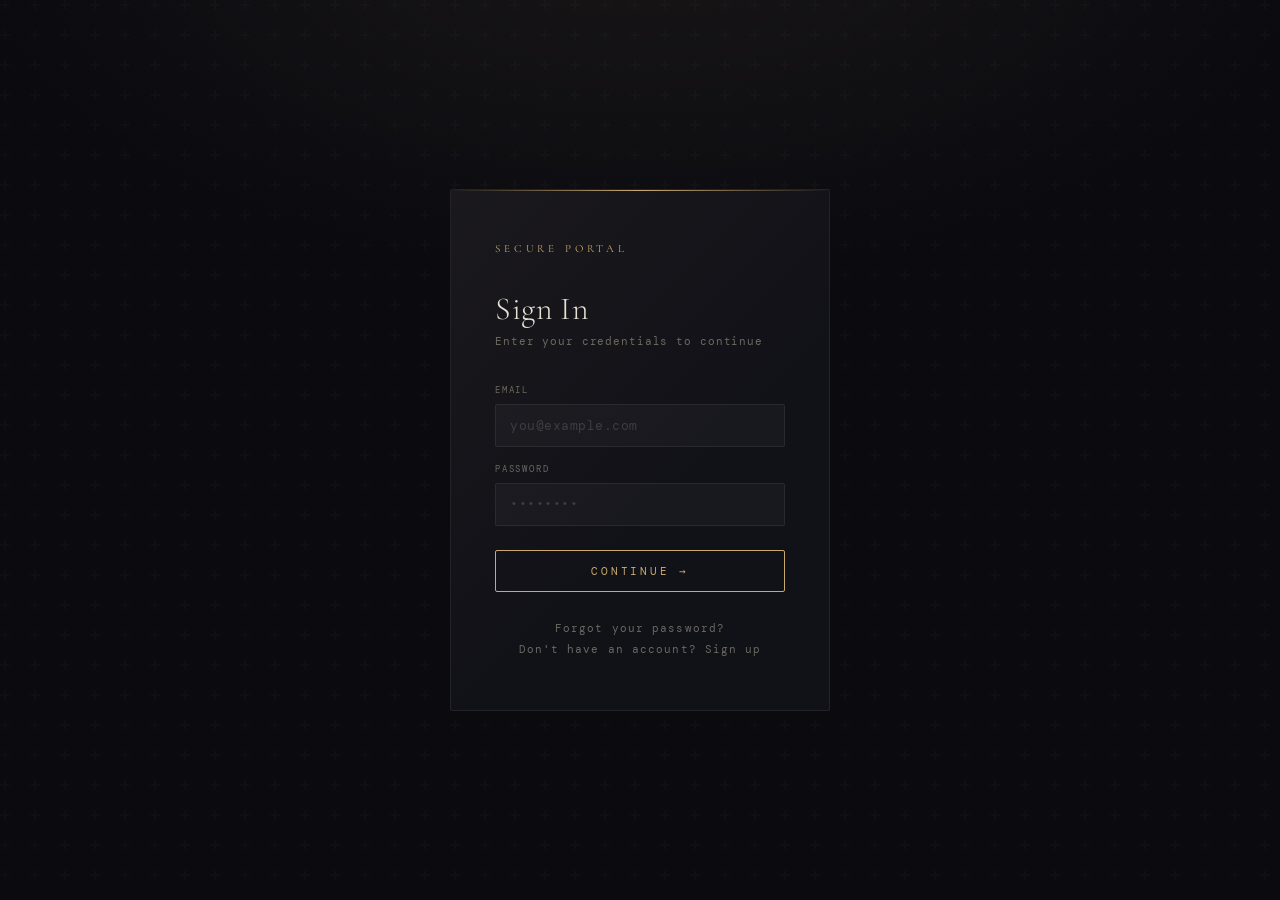
<file: index.html>
<!DOCTYPE html>
<html lang="en">
<head>
  <meta charset="UTF-8">
  <meta name="viewport" content="width=device-width, initial-scale=1.0">
  <title>Login</title>
  <link rel="stylesheet" href="style.css">
</head>
<body>

<div class="container">
  <span class="wordmark">Secure Portal</span>

  <h2>Sign In</h2>
  <p class="subtitle">Enter your credentials to continue</p>

  <div class="field">
    <label for="username">Email</label>
    <input type="text" id="username" placeholder="you@example.com">
  </div>

  <div class="field">
    <label for="password">Password</label>
    <input type="password" id="password" placeholder="••••••••">
  </div>

  <button onclick="login()"><span>Continue →</span></button>

  <p id="msgBox" style="display:none; margin-top:14px; font-size:12px; letter-spacing:0.05em;"></p>

  <div class="links">
    <a href="forgot.html">Forgot your password?</a>
    <br>
    <a href="signup.html">Don't have an account? Sign up</a>
  </div>
</div>

<script src="script.js"></script>
</body>
</html>
</file>
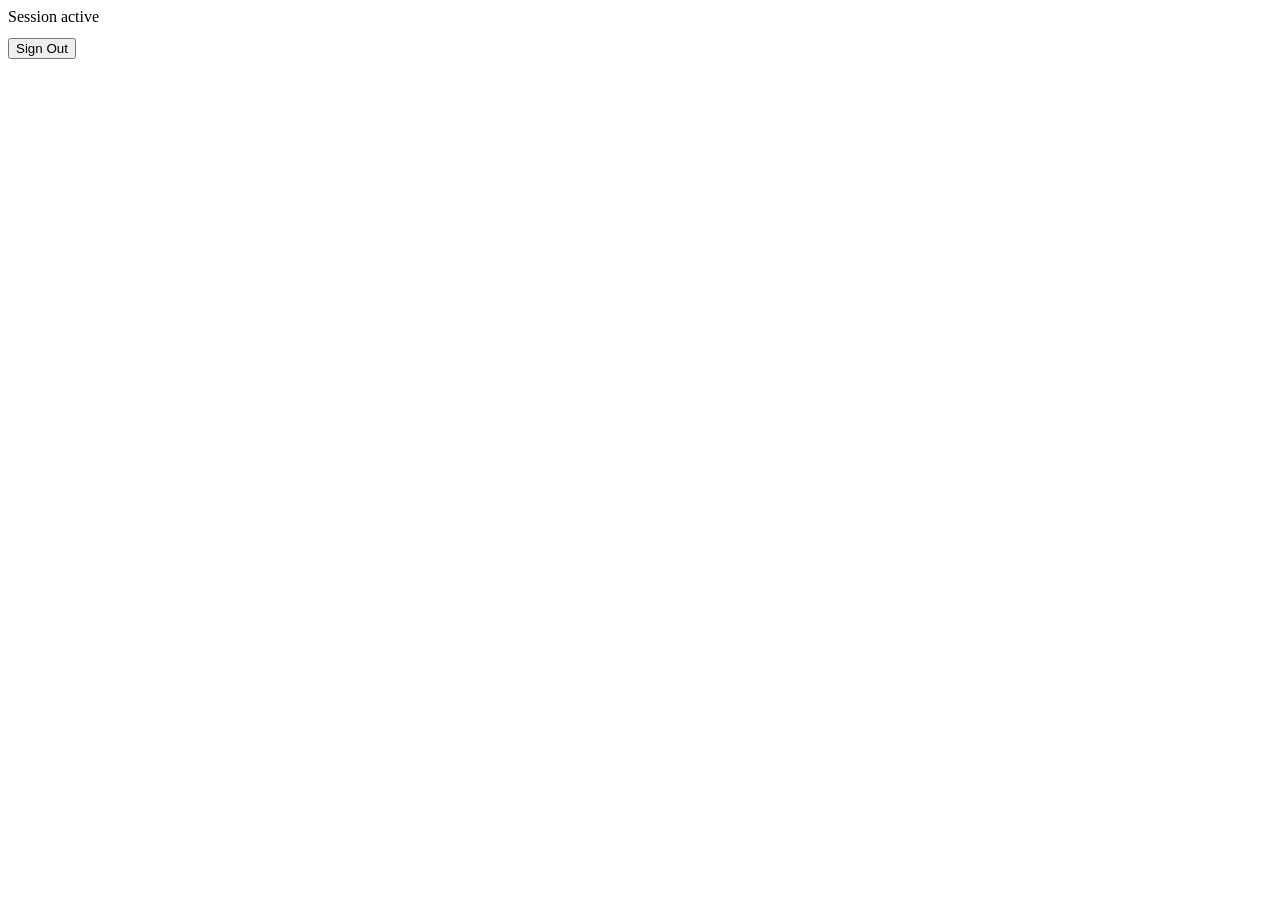
<file: dashboard.html>
<!DOCTYPE html>
  <html lang="en">
  <head>
    <meta charset="UTF-8">
    <meta name="viewport" content="width=device-width, initial-scale=1.0">
    <title>Document</title>
  </head>
  <body>
    <div class="status-row">
    <div class="status-dot"></div>
    <span>Session active</span>
  </div>
  <button class="logout-btn" onclick="logout()" style="margin-top: 12px;">
    <span>Sign Out</span>
  </button>
  <script src="script.js"></script>
  </body>
  </html>
</file>
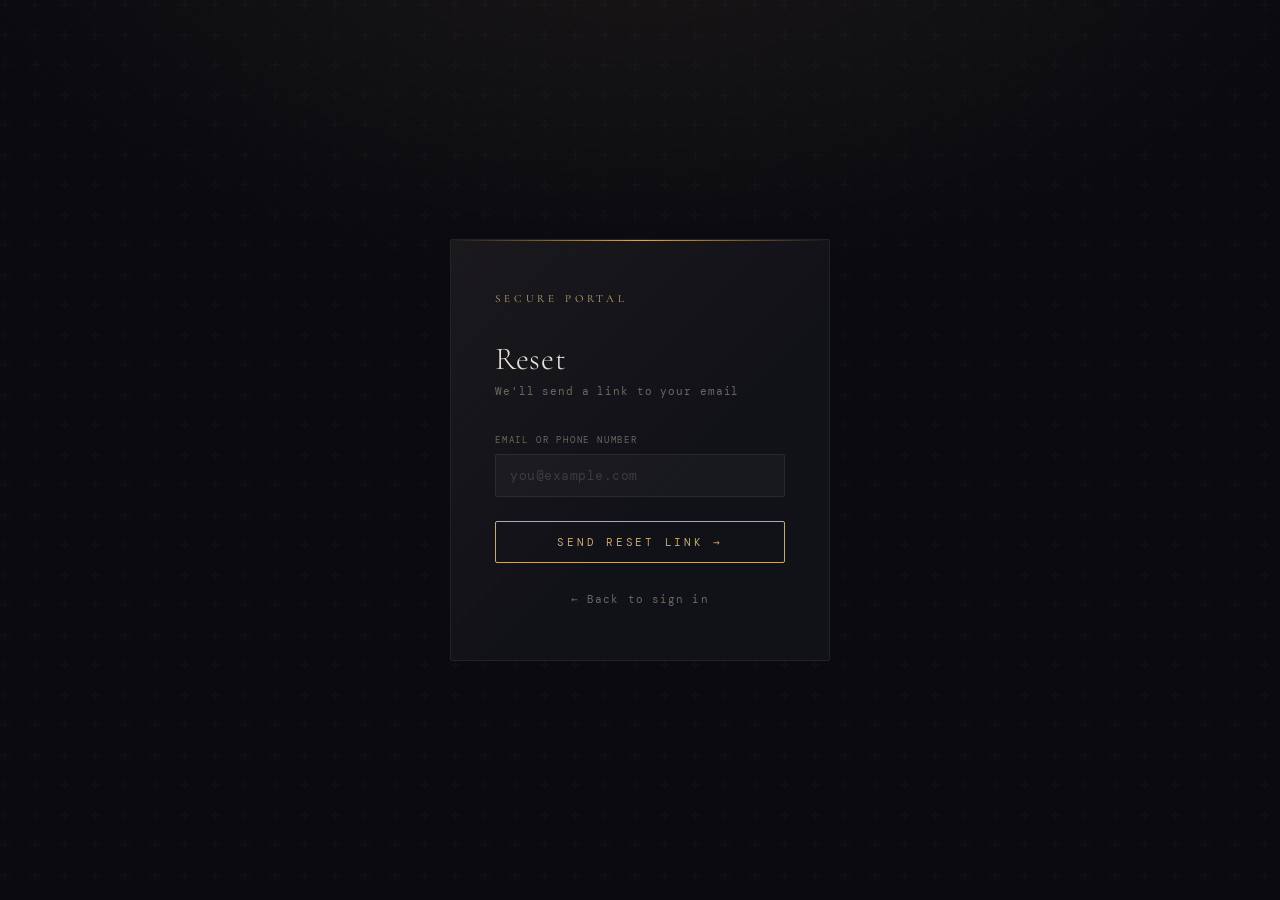
<file: forgot.html>
<!DOCTYPE html>
<html lang="en">
<head>
  <meta charset="UTF-8">
  <meta name="viewport" content="width=device-width, initial-scale=1.0">
  <title>Forgot Password</title>
  <link rel="stylesheet" href="style.css">
</head>
<body>

<div class="container">
  <span class="wordmark">Secure Portal</span>

  <h2>Reset</h2>
  <p class="subtitle">We'll send a link to your email</p>

  <div class="field">
    <label for="account">Email or Phone Number</label>
    <input type="text" id="account" placeholder="you@example.com">
  </div>

  <button onclick="resetPassword()"><span>Send Reset Link →</span></button>

  <p id="msgBox" style="display:none; margin-top:14px; font-size:12px; letter-spacing:0.05em;"></p>

  <div class="links">
    <a href="index.html">← Back to sign in</a>
  </div>
</div>

<script src="script2.js"></script>
</body>
</html>
</file>
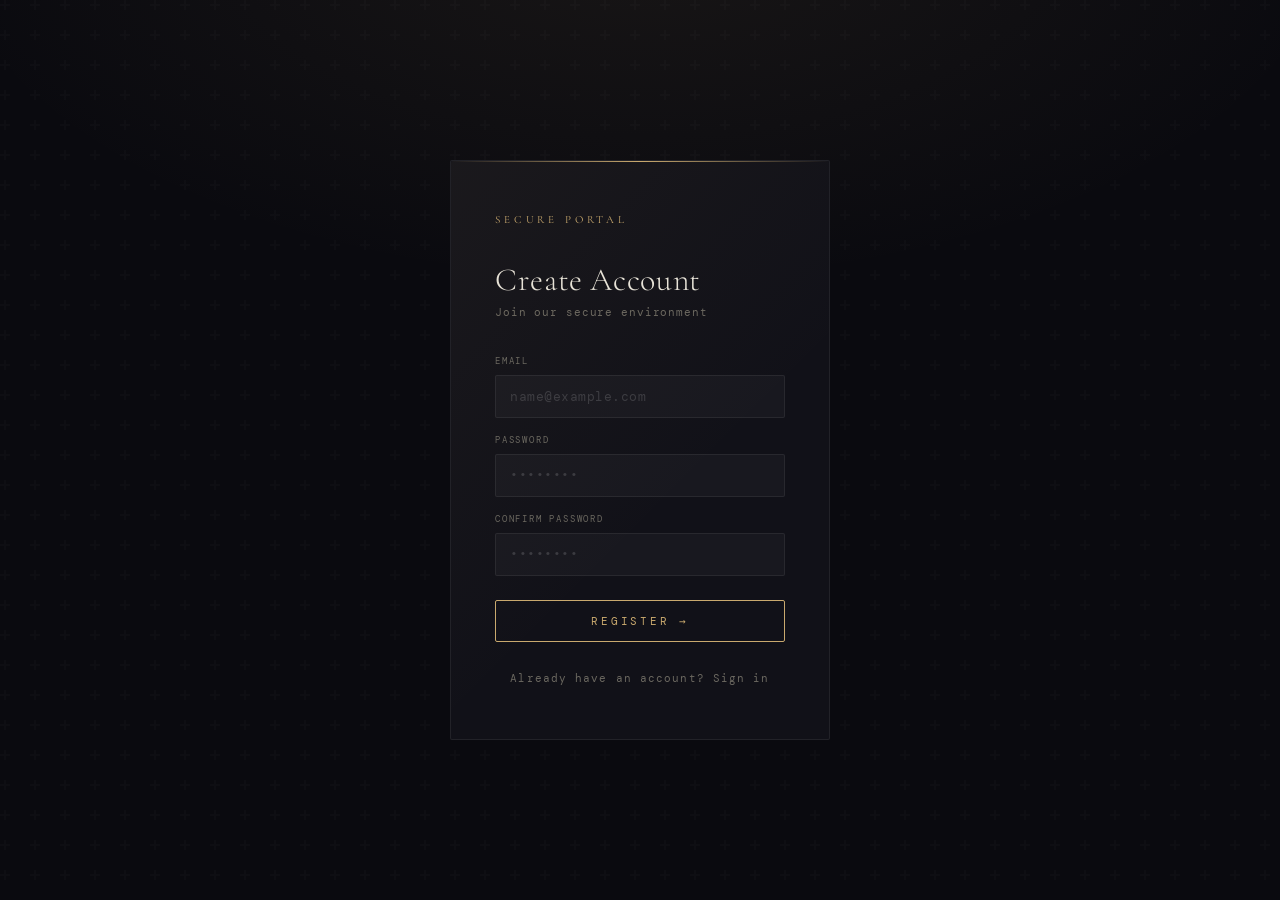
<file: signup.html>
<!DOCTYPE html>
<html lang="en">
<head>
  <meta charset="UTF-8">
  <meta name="viewport" content="width=device-width, initial-scale=1.0">
  <title>Sign Up - Secure Portal</title>
  <link rel="stylesheet" href="style.css">
</head>
<body>

<div class="container">
  <span class="wordmark">Secure Portal</span>

  <h2>Create Account</h2>
  <p class="subtitle">Join our secure environment</p>

  <div class="field">
    <label for="reg-username">Email</label>
    <input type="text" id="reg-username" placeholder="name@example.com">
  </div>

  <div class="field">
    <label for="reg-password">Password</label>
    <input type="password" id="reg-password" placeholder="••••••••">
  </div>

  <div class="field">
    <label for="confirm-password">Confirm Password</label>
    <input type="password" id="confirm-password" placeholder="••••••••">
  </div>

  <button onclick="handleSignup()"><span>Register →</span></button>

  <p id="msgBox" style="display:none; margin-top:14px; font-size:12px; letter-spacing:0.05em;"></p>

  <div class="links">
    <a href="index.html">Already have an account? Sign in</a>
  </div>
</div>
<script src="script3.js"></script>
</body>
</html>
</file>
<file: style.css>
@import url('https://fonts.googleapis.com/css2?family=Cormorant+Garamond:wght@300;400;600&family=DM+Mono:wght@300;400&display=swap');

*, *::before, *::after {
  box-sizing: border-box;
  margin: 0;
  padding: 0;
}

:root {
  --bg: #0a0a0f;
  --surface: #111118;
  --border: rgba(255,255,255,0.07);
  --border-hover: rgba(255,255,255,0.18);
  --text: #e8e4da;
  --text-muted: #6b6860;
  --accent: #c9a96e;
  --accent-dim: rgba(201,169,110,0.12);
  --error: #e07070;
  --success: #70b89e;
  --input-bg: rgba(255,255,255,0.03);
}

html, body {
  height: 100%;
}

body {
  font-family: 'DM Mono', monospace;
  background-color: var(--bg);
  background-image:
    radial-gradient(ellipse 80% 60% at 50% -10%, rgba(201,169,110,0.08) 0%, transparent 70%),
    url("data:image/svg+xml,%3Csvg width='60' height='60' viewBox='0 0 60 60' xmlns='http://www.w3.org/2000/svg'%3E%3Cg fill='none' fill-rule='evenodd'%3E%3Cg fill='%23ffffff' fill-opacity='0.015'%3E%3Cpath d='M36 34v-4h-2v4h-4v2h4v4h2v-4h4v-2h-4zm0-30V0h-2v4h-4v2h4v4h2V6h4V4h-4zM6 34v-4H4v4H0v2h4v4h2v-4h4v-2H6zM6 4V0H4v4H0v2h4v4h2V6h4V4H6z'/%3E%3C/g%3E%3C/g%3E%3C/svg%3E");
  color: var(--text);
  display: flex;
  justify-content: center;
  align-items: center;
  min-height: 100vh;
}
.container, .dashboard {
  background: var(--surface);
  border: 1px solid var(--border);
  border-radius: 2px;
  padding: 52px 44px;
  width: 380px;
  position: relative;
  overflow: hidden;
  animation: cardIn 0.6s cubic-bezier(0.22,1,0.36,1) both;
}

.container::before, .dashboard::before {
  content: '';
  position: absolute;
  inset: 0;
  border-radius: inherit;
  background: linear-gradient(135deg, rgba(201,169,110,0.05) 0%, transparent 60%);
  pointer-events: none;
}
.container::after, .dashboard::after {
  content: '';
  position: absolute;
  top: 0; left: 0; right: 0;
  height: 1px;
  background: linear-gradient(90deg, transparent, var(--accent), transparent);
}

@keyframes cardIn {
  from { opacity: 0; transform: translateY(24px) scale(0.98); }
  to   { opacity: 1; transform: translateY(0) scale(1); }
}
.wordmark {
  font-family: 'Cormorant Garamond', serif;
  font-size: 11px;
  font-weight: 400;
  letter-spacing: 0.35em;
  text-transform: uppercase;
  color: var(--accent);
  margin-bottom: 36px;
  display: block;
}
h2, h1 {
  font-family: 'Cormorant Garamond', serif;
  font-weight: 300;
  font-size: 2rem;
  letter-spacing: 0.02em;
  color: var(--text);
  margin-bottom: 8px;
  line-height: 1.1;
}

.subtitle {
  font-size: 11px;
  color: var(--text-muted);
  letter-spacing: 0.08em;
  margin-bottom: 36px;
}
.field {
  position: relative;
  margin-bottom: 16px;
}

.field label {
  display: block;
  font-size: 9px;
  letter-spacing: 0.2em;
  text-transform: uppercase;
  color: var(--text-muted);
  margin-bottom: 8px;
  transition: color 0.2s;
}

.field:focus-within label {
  color: var(--accent);
}

.field input {
  width: 100%;
  padding: 12px 14px;
  background: var(--input-bg);
  border: 1px solid var(--border);
  border-radius: 2px;
  color: var(--text);
  font-family: 'DM Mono', monospace;
  font-size: 13px;
  letter-spacing: 0.04em;
  outline: none;
  transition: border-color 0.2s, background 0.2s;
}

.field input::placeholder {
  color: rgba(255,255,255,0.15);
}

.field input:focus {
  border-color: var(--accent);
  background: var(--accent-dim);
}
button {
  width: 100%;
  padding: 13px;
  margin-top: 8px;
  border: 1px solid var(--accent);
  background: transparent;
  color: var(--accent);
  font-family: 'DM Mono', monospace;
  font-size: 11px;
  letter-spacing: 0.25em;
  text-transform: uppercase;
  cursor: pointer;
  border-radius: 2px;
  transition: background 0.2s, color 0.2s, transform 0.15s;
  position: relative;
  overflow: hidden;
}

button::after {
  content: '';
  position: absolute;
  inset: 0;
  background: var(--accent);
  transform: translateX(-101%);
  transition: transform 0.25s cubic-bezier(0.22,1,0.36,1);
  z-index: 0;
}

button span {
  position: relative;
  z-index: 1;
}

button:hover::after { transform: translateX(0); }
button:hover { color: var(--bg); }
button:active { transform: scale(0.98); }
.links {
  margin-top: 24px;
  text-align: center;
}

.links a {
  color: var(--text-muted);
  font-size: 11px;
  letter-spacing: 0.1em;
  text-decoration: none;
  transition: color 0.2s;
}

.links a:hover {
  color: var(--accent);
}

#toast {
  position: fixed;
  bottom: 32px;
  left: 50%;
  transform: translateX(-50%) translateY(20px);
  background: var(--surface);
  border: 1px solid var(--border);
  border-radius: 2px;
  padding: 12px 24px;
  font-size: 11px;
  letter-spacing: 0.1em;
  opacity: 0;
  transition: opacity 0.3s, transform 0.3s;
  pointer-events: none;
  white-space: nowrap;
  z-index: 999;
}

#toast.show {
  opacity: 1;
  transform: translateX(-50%) translateY(0);
}

#toast.error  { border-color: var(--error);   color: var(--error); }
#toast.success { border-color: var(--success); color: var(--success); }

.dashboard {
  width: 420px;
  text-align: left;
}

.dashboard h1 {
  font-size: 2.4rem;
  margin-bottom: 4px;
}

.dashboard .subtitle { margin-bottom: 40px; }

.status-row {
  display: flex;
  align-items: center;
  gap: 10px;
  background: rgba(112,184,158,0.07);
  border: 1px solid rgba(112,184,158,0.2);
  border-radius: 2px;
  padding: 12px 16px;
  margin-bottom: 32px;
}

.status-dot {
  width: 7px;
  height: 7px;
  border-radius: 50%;
  background: var(--success);
  box-shadow: 0 0 8px var(--success);
  animation: pulse 2s infinite;
}

@keyframes pulse {
  0%, 100% { opacity: 1; }
  50% { opacity: 0.4; }
}

.status-row span {
  font-size: 11px;
  letter-spacing: 0.15em;
  color: var(--success);
}

.logout-btn {
  border-color: var(--border-hover);
  color: var(--text-muted);
}

.logout-btn:hover { color: var(--bg); }
.logout-btn::after { background: var(--text-muted); }
/* Add this if you want a subtle secondary button look */
.secondary-link-btn {
  border-color: var(--border);
  color: var(--text-muted);
  margin-top: 12px;
}

.secondary-link-btn:hover {
  border-color: var(--accent);
  color: var(--accent);
}
</file>
